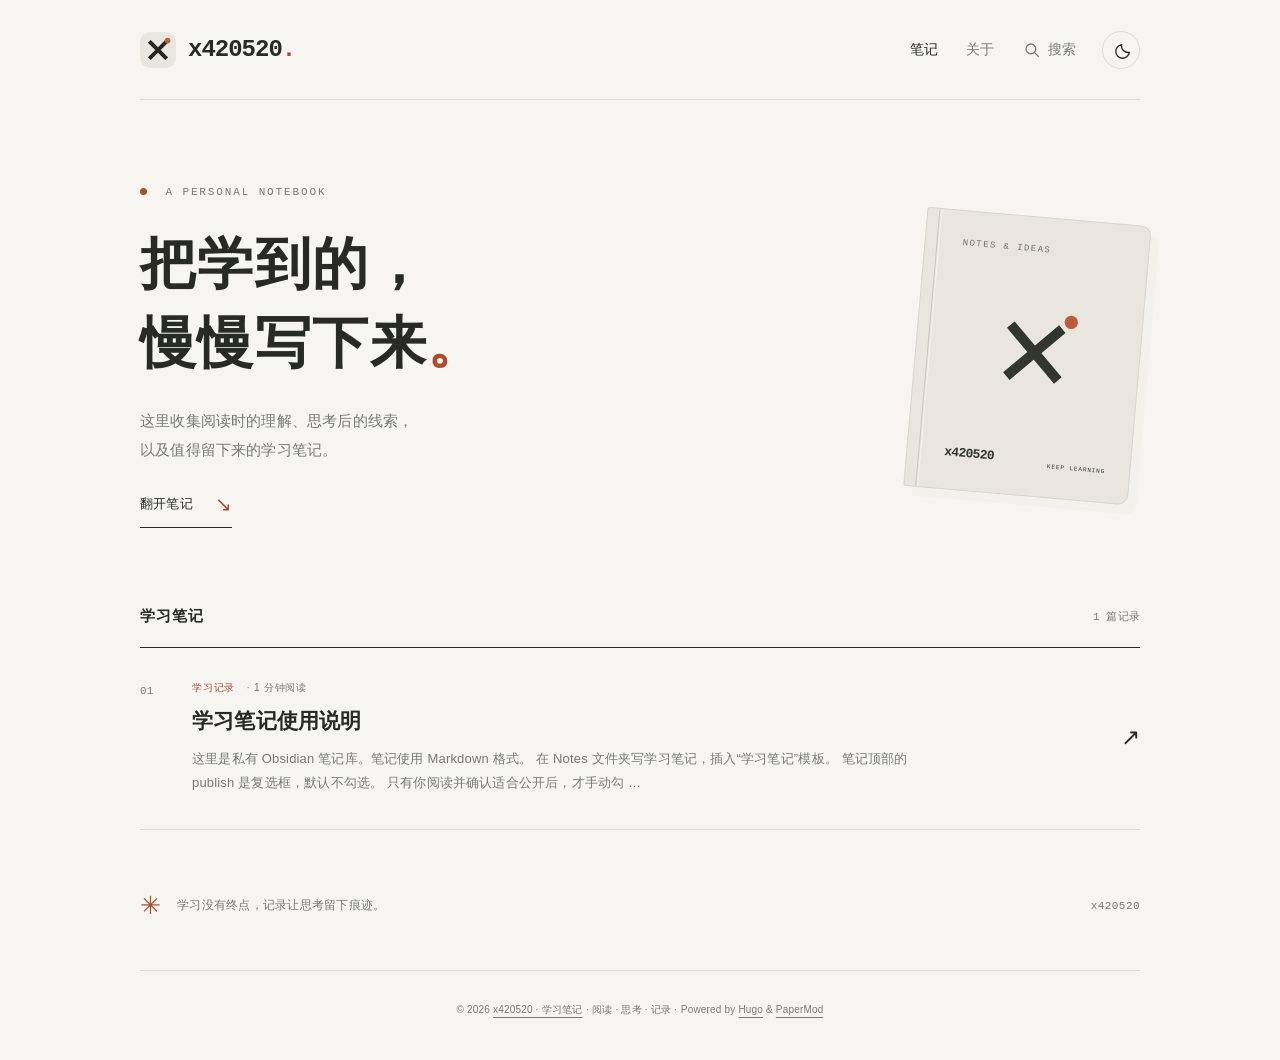
<file: index.html>
<!doctype html>
<html lang="zh-CN">
<head>
  <meta charset="utf-8">
  <meta name="viewport" content="width=device-width, initial-scale=1">
  <meta http-equiv="refresh" content="0; url=generated/">
  <meta name="description" content="x420520 的学习笔记：阅读、思考与记录。">
  <link rel="icon" type="image/svg+xml" href="generated/assets/brand-mark.svg">
  <link rel="canonical" href="https://x420520.github.io/generated/">
  <title>x420520 · 学习笔记</title>
</head>
<body><p><a href="generated/">阅读 x420520 的学习笔记</a></p></body>
</html>
</file>
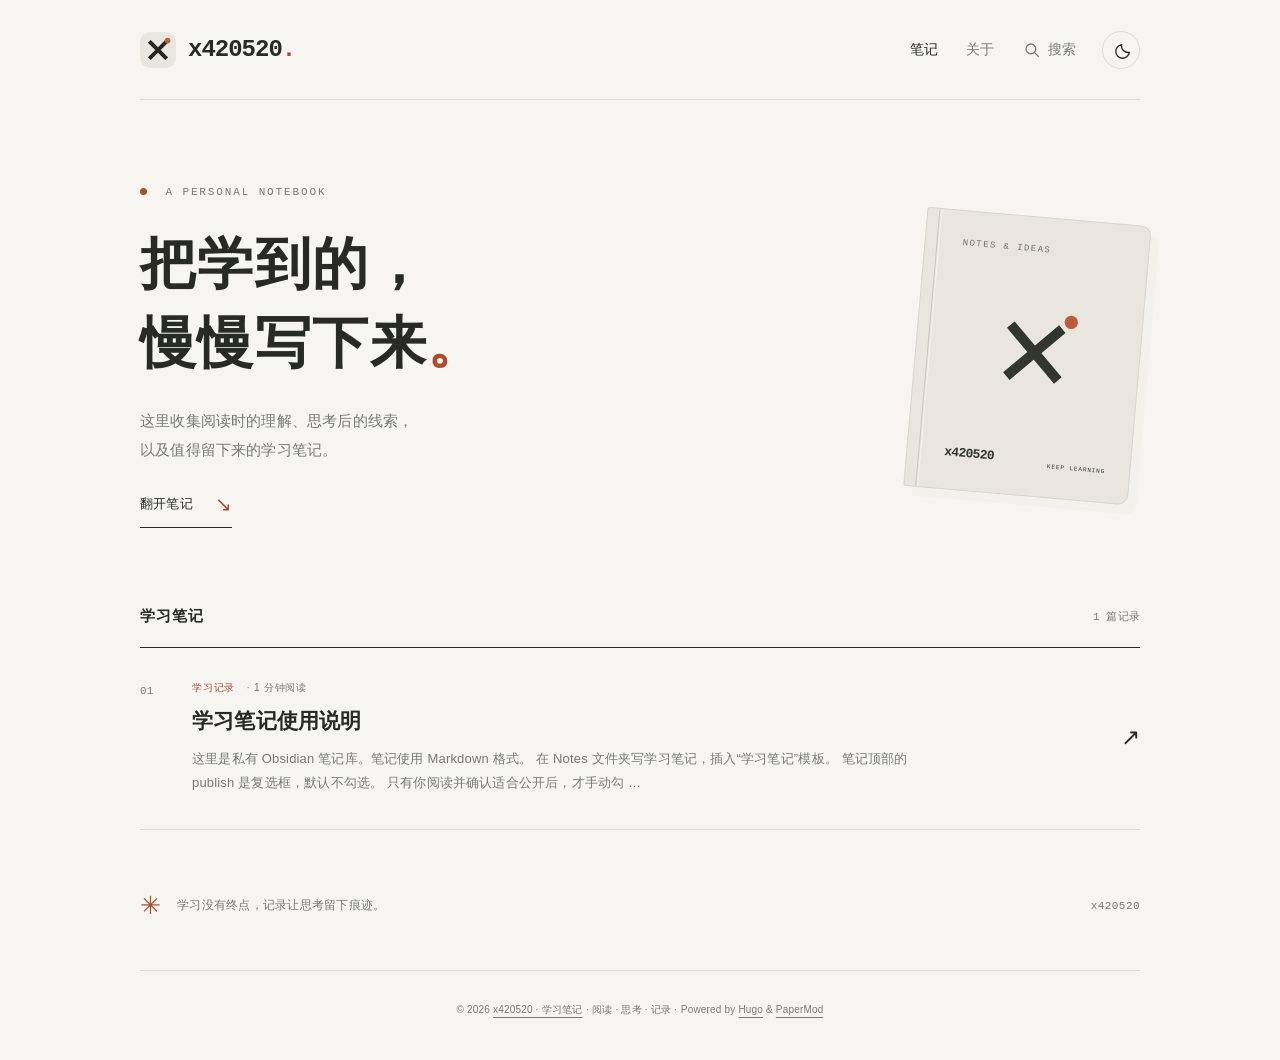
<file: generated/index.html>
<!doctype html><html lang=zh dir=auto data-theme=light><head><meta charset=utf-8><meta http-equiv=X-UA-Compatible content="IE=edge"><meta name=viewport content="width=device-width,initial-scale=1,shrink-to-fit=no"><meta name=robots content="index, follow"><title>x420520 · 学习笔记</title><meta name=description content="阅读、思考与记录。x420520 的个人学习笔记。"><meta name=author content="x420520"><link rel=canonical href=https://x420520.github.io/generated/><link crossorigin=anonymous href=/generated/assets/css/stylesheet.ba054440dc78daad150a17b57673abd5afcc0c4f17ab2f3b94a246f04093688f.css integrity="sha256-ugVEQNx42q0VChe1dnOr1a/MDE8Xqy87lKJG8ECTaI8=" rel="preload stylesheet" as=style><link rel=icon href=https://x420520.github.io/generated/assets/brand-mark.svg><link rel=icon type=image/png sizes=16x16 href=https://x420520.github.io/generated/assets/favicon-16.png><link rel=icon type=image/png sizes=32x32 href=https://x420520.github.io/generated/assets/favicon-32.png><link rel=apple-touch-icon href=https://x420520.github.io/generated/assets/apple-touch-icon.png><link rel=mask-icon href=https://x420520.github.io/generated/assets/brand-mark.svg><meta name=theme-color content="#f6f5f1"><meta name=msapplication-TileColor content="#2e2e33"><link rel=alternate type=application/json href=https://x420520.github.io/generated/index.json title=json><link rel=alternate hreflang=zh href=https://x420520.github.io/generated/><noscript><style>#theme-toggle,.top-link{display:none}</style></noscript><script>localStorage.getItem("pref-theme")==="dark"&&(document.querySelector("html").dataset.theme="dark")</script><meta name=referrer content="no-referrer"><meta http-equiv=Content-Security-Policy content="default-src 'self'; script-src 'self' 'unsafe-inline'; style-src 'self' 'unsafe-inline'; img-src 'self' data:; connect-src 'self'; font-src 'self'; object-src 'none'; base-uri 'self'; form-action 'none'"><meta property="og:url" content="https://x420520.github.io/generated/"><meta property="og:site_name" content="x420520 · 学习笔记"><meta property="og:title" content="x420520 · 学习笔记"><meta property="og:description" content="阅读、思考与记录。x420520 的个人学习笔记。"><meta property="og:locale" content="zh_CN"><meta property="og:type" content="website"><meta name=twitter:card content="summary"><meta name=twitter:title content="x420520 · 学习笔记"><meta name=twitter:description content="阅读、思考与记录。x420520 的个人学习笔记。"><script type=application/ld+json>{"@context":"https://schema.org","@type":"Organization","name":"x420520 · 学习笔记","url":"https://x420520.github.io/generated/","description":"阅读、思考与记录。x420520 的个人学习笔记。","logo":"https://x420520.github.io/generated/assets/brand-mark.svg","sameAs":[]}</script><meta name=generator content="Hugo 0.169.0"></head><body class=list id=top><a class=skip-link href=#main-content>跳到正文</a><header class=header><nav class=header-nav aria-label=主导航><a class=brand href=/generated/ aria-label="x420520 首页"><img src=/generated/assets/brand-mark.svg width=36 height=36 alt>
<span>x420520<span class=brand-dot>.</span></span></a><div class=nav-right><ul id=menu class=menu><li><a href=/generated/ aria-current=page>笔记</a></li><li><a href=/generated/about/>关于</a></li><li><a href=/generated/search/ aria-label=搜索笔记 title=搜索笔记><svg width="18" height="18" viewBox="0 0 24 24" fill="none" stroke="currentColor" stroke-width="1.7" aria-hidden="true"><circle cx="10.5" cy="10.5" r="6.5"/><path d="m16 16 5 5"/></svg><span class=search-label>搜索</span></a></li></ul><button id=theme-toggle class=theme-toggle title=切换深浅色 aria-label=切换深浅色><svg class="moon" width="19" height="19" viewBox="0 0 24 24" fill="none" stroke="currentColor" stroke-width="1.7" aria-hidden="true"><path d="M20.6 13.2A8.6 8.6.0 0110.8 3.4a8.6 8.6.0 109.8 9.8z"/></svg><svg class="sun" width="19" height="19" viewBox="0 0 24 24" fill="none" stroke="currentColor" stroke-width="1.7" aria-hidden="true"><circle cx="12" cy="12" r="4"/><path d="M12 1v3m0 16v3M1 12h3m16 0h3M4 4l2 2m12 12 2 2M4 20l2-2M18 6l2-2"/></svg></button></div></nav></header><main class=main id=main-content><div tabindex=-1><section class=home-intro aria-labelledby=intro-title><div class=intro-copy><p class=eyebrow><span class=status-dot></span> A PERSONAL NOTEBOOK</p><h1 id=intro-title>把学到的，<br>慢慢写下来<span class=accent>。</span></h1><p class=intro-description>这里收集阅读时的理解、思考后的线索，<br class=desktop-break>以及值得留下来的学习笔记。</p><a class=text-link href=#notes>翻开笔记 <span aria-hidden=true>↘</span></a></div><div class=notebook-art aria-hidden=true><div class=notebook-spine></div><div class=notebook-top>NOTES & IDEAS</div><svg viewBox="0 0 120 120" class="notebook-x"><path d="M29 29 91 91m0-62L29 91" fill="none" stroke="currentColor" stroke-width="12"/><circle cx="101" cy="20" r="8" fill="#bd5b3a"/></svg><div class=notebook-bottom><strong>x420520</strong><span>KEEP LEARNING</span></div></div></section><section id=notes class=notes-section aria-labelledby=notes-title><div class=section-label><h2 id=notes-title>学习笔记</h2><span>1 篇记录</span></div><article class=note-row><span class=note-number>01</span><div class=note-details><p class=note-category>学习记录 <span>· 1 分钟阅读</span></p><h3><a href=/generated/7610a5391a349a8e840e.html>学习笔记使用说明</a></h3><p class=note-summary>这里是私有 Obsidian 笔记库。笔记使用 Markdown 格式。 在 Notes 文件夹写学习笔记，插入“学习笔记”模板。 笔记顶部的 publish 是复选框，默认不勾选。 只有你阅读并确认适合公开后，才手动勾 …</p></div><span class=row-arrow aria-hidden=true>↗</span></article></section><aside class=closing-note><span class=small-cross aria-hidden=true>✳</span><p>学习没有终点，记录让思考留下痕迹。</p><span class=closing-signature>x420520</span></aside></div></main><footer class=footer><span>&copy; 2026 <a href=https://x420520.github.io/generated/>x420520 · 学习笔记</a></span> ·
阅读 · 思考 · 记录 ·
<span>Powered by
<a href="https://gohugo.io/?utm_source=papermod" rel=noopener target=_blank>Hugo</a> &
<a href=https://github.com/adityatelange/hugo-PaperMod/ rel=noopener target=_blank>PaperMod</a></span></footer><a href=#top id=top-link class="top-link hidden" aria-label="go to top" title="Go to Top (Alt + G)" accesskey=g><svg viewBox="0 0 24 24" fill="none" stroke="currentColor" stroke-width="2" stroke-linecap="round" stroke-linejoin="round" class="feather feather-chevrons-up"><polyline points="17 11 12 6 7 11"/><polyline points="17 18 12 13 7 18"/></svg>
</a><script>let menu=document.getElementById("menu");if(menu){const e=localStorage.getItem("menu-scroll-position");e&&(menu.scrollLeft=parseInt(e,10));let t;menu.addEventListener("scroll",function(){clearTimeout(t),t=setTimeout(function(){localStorage.setItem("menu-scroll-position",menu.scrollLeft)},150)},{passive:!0})}document.querySelectorAll('a[href^="#"]').forEach(e=>{e.addEventListener("click",function(e){e.preventDefault();var n=this.getAttribute("href").substr(1);const t=document.querySelector(`[id='${decodeURIComponent(n)}']`);window.matchMedia("(prefers-reduced-motion: reduce)").matches?t.scrollIntoView():t.scrollIntoView({behavior:"smooth"}),t.tabIndex<0&&!t.hasAttribute("tabindex")&&t.setAttribute("tabindex","-1"),t.focus({preventScroll:!0}),n==="top"?history.replaceState(null,null," "):history.pushState(null,null,`#${n}`)})})</script><script>var toplink=document.getElementById("top-link"),scrollTicking=!1;window.addEventListener("scroll",function(){if(scrollTicking)return;scrollTicking=!0,requestAnimationFrame(function(){const e=window.innerHeight,t=document.body.scrollTop>e||document.documentElement.scrollTop>e;toplink.classList.toggle("hidden",!t),scrollTicking=!1})},{passive:!0})</script><script>document.getElementById("theme-toggle").addEventListener("click",()=>{const e=document.querySelector("html");e.dataset.theme==="dark"?(e.dataset.theme="light",localStorage.setItem("pref-theme","light")):(e.dataset.theme="dark",localStorage.setItem("pref-theme","dark"))})</script></body></html>
</file>
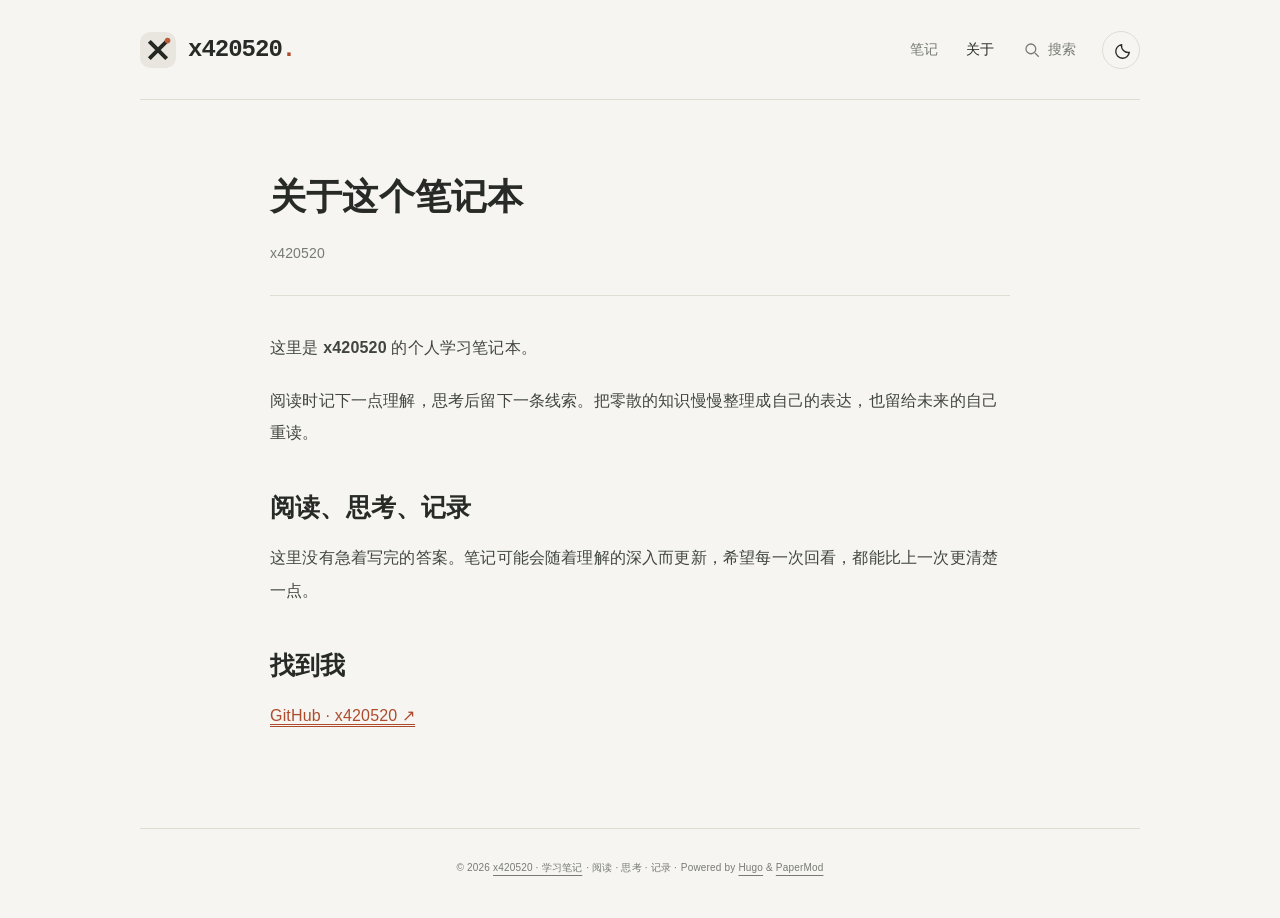
<file: generated/about/index.html>
<!doctype html><html lang=zh dir=auto data-theme=light><head><meta charset=utf-8><meta http-equiv=X-UA-Compatible content="IE=edge"><meta name=viewport content="width=device-width,initial-scale=1,shrink-to-fit=no"><meta name=robots content="index, follow"><title>关于这个笔记本 | x420520 · 学习笔记</title><meta name=keywords content><meta name=description content="这里是 x420520 的个人学习笔记本。
阅读时记下一点理解，思考后留下一条线索。把零散的知识慢慢整理成自己的表达，也留给未来的自己重读。
阅读、思考、记录
这里没有急着写完的答案。笔记可能会随着理解的深入而更新，希望每一次回看，都能比上一次更清楚一点。
找到我
GitHub · x420520 ↗"><meta name=author content="x420520"><link rel=canonical href=https://x420520.github.io/generated/about/><link crossorigin=anonymous href=/generated/assets/css/stylesheet.ba054440dc78daad150a17b57673abd5afcc0c4f17ab2f3b94a246f04093688f.css integrity="sha256-ugVEQNx42q0VChe1dnOr1a/MDE8Xqy87lKJG8ECTaI8=" rel="preload stylesheet" as=style><link rel=icon href=https://x420520.github.io/generated/assets/brand-mark.svg><link rel=icon type=image/png sizes=16x16 href=https://x420520.github.io/generated/assets/favicon-16.png><link rel=icon type=image/png sizes=32x32 href=https://x420520.github.io/generated/assets/favicon-32.png><link rel=apple-touch-icon href=https://x420520.github.io/generated/assets/apple-touch-icon.png><link rel=mask-icon href=https://x420520.github.io/generated/assets/brand-mark.svg><meta name=theme-color content="#f6f5f1"><meta name=msapplication-TileColor content="#2e2e33"><link rel=alternate hreflang=zh href=https://x420520.github.io/generated/about/><noscript><style>#theme-toggle,.top-link{display:none}</style></noscript><script>localStorage.getItem("pref-theme")==="dark"&&(document.querySelector("html").dataset.theme="dark")</script><meta name=referrer content="no-referrer"><meta http-equiv=Content-Security-Policy content="default-src 'self'; script-src 'self' 'unsafe-inline'; style-src 'self' 'unsafe-inline'; img-src 'self' data:; connect-src 'self'; font-src 'self'; object-src 'none'; base-uri 'self'; form-action 'none'"><meta property="og:url" content="https://x420520.github.io/generated/about/"><meta property="og:site_name" content="x420520 · 学习笔记"><meta property="og:title" content="关于这个笔记本"><meta property="og:description" content="这里是 x420520 的个人学习笔记本。
阅读时记下一点理解，思考后留下一条线索。把零散的知识慢慢整理成自己的表达，也留给未来的自己重读。
阅读、思考、记录 这里没有急着写完的答案。笔记可能会随着理解的深入而更新，希望每一次回看，都能比上一次更清楚一点。
找到我 GitHub · x420520 ↗"><meta property="og:locale" content="zh_CN"><meta property="og:type" content="article"><meta name=twitter:card content="summary"><meta name=twitter:title content="关于这个笔记本"><meta name=twitter:description content="这里是 x420520 的个人学习笔记本。
阅读时记下一点理解，思考后留下一条线索。把零散的知识慢慢整理成自己的表达，也留给未来的自己重读。
阅读、思考、记录 这里没有急着写完的答案。笔记可能会随着理解的深入而更新，希望每一次回看，都能比上一次更清楚一点。
找到我 GitHub · x420520 ↗"><script type=application/ld+json>{"@context":"https://schema.org","@type":"BreadcrumbList","itemListElement":[{"@type":"ListItem","position":1,"name":"关于这个笔记本","item":"https://x420520.github.io/generated/about/"}]}</script><script type=application/ld+json>{"@context":"https://schema.org","@type":"BlogPosting","headline":"关于这个笔记本","name":"关于这个笔记本","description":"这里是 x420520 的个人学习笔记本。\n阅读时记下一点理解，思考后留下一条线索。把零散的知识慢慢整理成自己的表达，也留给未来的自己重读。\n阅读、思考、记录 这里没有急着写完的答案。笔记可能会随着理解的深入而更新，希望每一次回看，都能比上一次更清楚一点。\n找到我 GitHub · x420520 ↗\n","keywords":[],"articleBody":"这里是 x420520 的个人学习笔记本。\n阅读时记下一点理解，思考后留下一条线索。把零散的知识慢慢整理成自己的表达，也留给未来的自己重读。\n阅读、思考、记录 这里没有急着写完的答案。笔记可能会随着理解的深入而更新，希望每一次回看，都能比上一次更清楚一点。\n找到我 GitHub · x420520 ↗\n","wordCount":"11","inLanguage":"zh","datePublished":"0001-01-01T00:00:00Z","dateModified":"0001-01-01T00:00:00Z","author":{"@type":"Person","name":"x420520"},"mainEntityOfPage":{"@type":"WebPage","@id":"https://x420520.github.io/generated/about/"},"publisher":{"@type":"Organization","name":"x420520 · 学习笔记","logo":{"@type":"ImageObject","url":"https://x420520.github.io/generated/assets/brand-mark.svg"}}}</script></head><body id=top><a class=skip-link href=#main-content>跳到正文</a><header class=header><nav class=header-nav aria-label=主导航><a class=brand href=/generated/ aria-label="x420520 首页"><img src=/generated/assets/brand-mark.svg width=36 height=36 alt>
<span>x420520<span class=brand-dot>.</span></span></a><div class=nav-right><ul id=menu class=menu><li><a href=/generated/>笔记</a></li><li><a href=/generated/about/ aria-current=page>关于</a></li><li><a href=/generated/search/ aria-label=搜索笔记 title=搜索笔记><svg width="18" height="18" viewBox="0 0 24 24" fill="none" stroke="currentColor" stroke-width="1.7" aria-hidden="true"><circle cx="10.5" cy="10.5" r="6.5"/><path d="m16 16 5 5"/></svg><span class=search-label>搜索</span></a></li></ul><button id=theme-toggle class=theme-toggle title=切换深浅色 aria-label=切换深浅色><svg class="moon" width="19" height="19" viewBox="0 0 24 24" fill="none" stroke="currentColor" stroke-width="1.7" aria-hidden="true"><path d="M20.6 13.2A8.6 8.6.0 0110.8 3.4a8.6 8.6.0 109.8 9.8z"/></svg><svg class="sun" width="19" height="19" viewBox="0 0 24 24" fill="none" stroke="currentColor" stroke-width="1.7" aria-hidden="true"><circle cx="12" cy="12" r="4"/><path d="M12 1v3m0 16v3M1 12h3m16 0h3M4 4l2 2m12 12 2 2M4 20l2-2M18 6l2-2"/></svg></button></div></nav></header><main class=main id=main-content><article class=post-single><header class=post-header><h1 class="post-title entry-hint-parent">关于这个笔记本</h1><div class=post-meta><span>x420520</span></div></header><div class="post-content md-content"><p>这里是 <strong>x420520</strong> 的个人学习笔记本。</p><p>阅读时记下一点理解，思考后留下一条线索。把零散的知识慢慢整理成自己的表达，也留给未来的自己重读。</p><h2 id=阅读思考记录>阅读、思考、记录<a hidden class=anchor aria-hidden=true href=#阅读思考记录>#</a></h2><p>这里没有急着写完的答案。笔记可能会随着理解的深入而更新，希望每一次回看，都能比上一次更清楚一点。</p><h2 id=找到我>找到我<a hidden class=anchor aria-hidden=true href=#找到我>#</a></h2><p><a href=https://github.com/x420520>GitHub · x420520 ↗</a></p></div><footer class=post-footer><ul class=post-tags></ul></footer></article></main><footer class=footer><span>&copy; 2026 <a href=https://x420520.github.io/generated/>x420520 · 学习笔记</a></span> ·
阅读 · 思考 · 记录 ·
<span>Powered by
<a href="https://gohugo.io/?utm_source=papermod" rel=noopener target=_blank>Hugo</a> &
<a href=https://github.com/adityatelange/hugo-PaperMod/ rel=noopener target=_blank>PaperMod</a></span></footer><a href=#top id=top-link class="top-link hidden" aria-label="go to top" title="Go to Top (Alt + G)" accesskey=g><svg viewBox="0 0 24 24" fill="none" stroke="currentColor" stroke-width="2" stroke-linecap="round" stroke-linejoin="round" class="feather feather-chevrons-up"><polyline points="17 11 12 6 7 11"/><polyline points="17 18 12 13 7 18"/></svg>
</a><script>let menu=document.getElementById("menu");if(menu){const e=localStorage.getItem("menu-scroll-position");e&&(menu.scrollLeft=parseInt(e,10));let t;menu.addEventListener("scroll",function(){clearTimeout(t),t=setTimeout(function(){localStorage.setItem("menu-scroll-position",menu.scrollLeft)},150)},{passive:!0})}document.querySelectorAll('a[href^="#"]').forEach(e=>{e.addEventListener("click",function(e){e.preventDefault();var n=this.getAttribute("href").substr(1);const t=document.querySelector(`[id='${decodeURIComponent(n)}']`);window.matchMedia("(prefers-reduced-motion: reduce)").matches?t.scrollIntoView():t.scrollIntoView({behavior:"smooth"}),t.tabIndex<0&&!t.hasAttribute("tabindex")&&t.setAttribute("tabindex","-1"),t.focus({preventScroll:!0}),n==="top"?history.replaceState(null,null," "):history.pushState(null,null,`#${n}`)})})</script><script>var toplink=document.getElementById("top-link"),scrollTicking=!1;window.addEventListener("scroll",function(){if(scrollTicking)return;scrollTicking=!0,requestAnimationFrame(function(){const e=window.innerHeight,t=document.body.scrollTop>e||document.documentElement.scrollTop>e;toplink.classList.toggle("hidden",!t),scrollTicking=!1})},{passive:!0})</script><script>document.getElementById("theme-toggle").addEventListener("click",()=>{const e=document.querySelector("html");e.dataset.theme==="dark"?(e.dataset.theme="light",localStorage.setItem("pref-theme","light")):(e.dataset.theme="dark",localStorage.setItem("pref-theme","dark"))})</script><script>document.querySelectorAll("pre > code").forEach(e=>{const n=e.parentNode.parentNode,t=document.createElement("button");t.classList.add("copy-code"),t.innerHTML="复制";function s(){t.innerHTML="已复制！",setTimeout(()=>{t.innerHTML="复制"},2e3)}t.addEventListener("click",t=>{if("clipboard"in navigator){navigator.clipboard.writeText(e.textContent),s();return}const n=document.createRange();n.selectNodeContents(e);const o=window.getSelection();o.removeAllRanges(),o.addRange(n);try{document.execCommand("copy"),s()}catch{}o.removeRange(n)}),n.classList.contains("highlight")?n.appendChild(t):n.parentNode.firstChild==n||(e.parentNode.parentNode.parentNode.parentNode.parentNode.nodeName=="TABLE"?e.parentNode.parentNode.parentNode.parentNode.parentNode.appendChild(t):e.parentNode.appendChild(t))})</script></body></html>
</file>
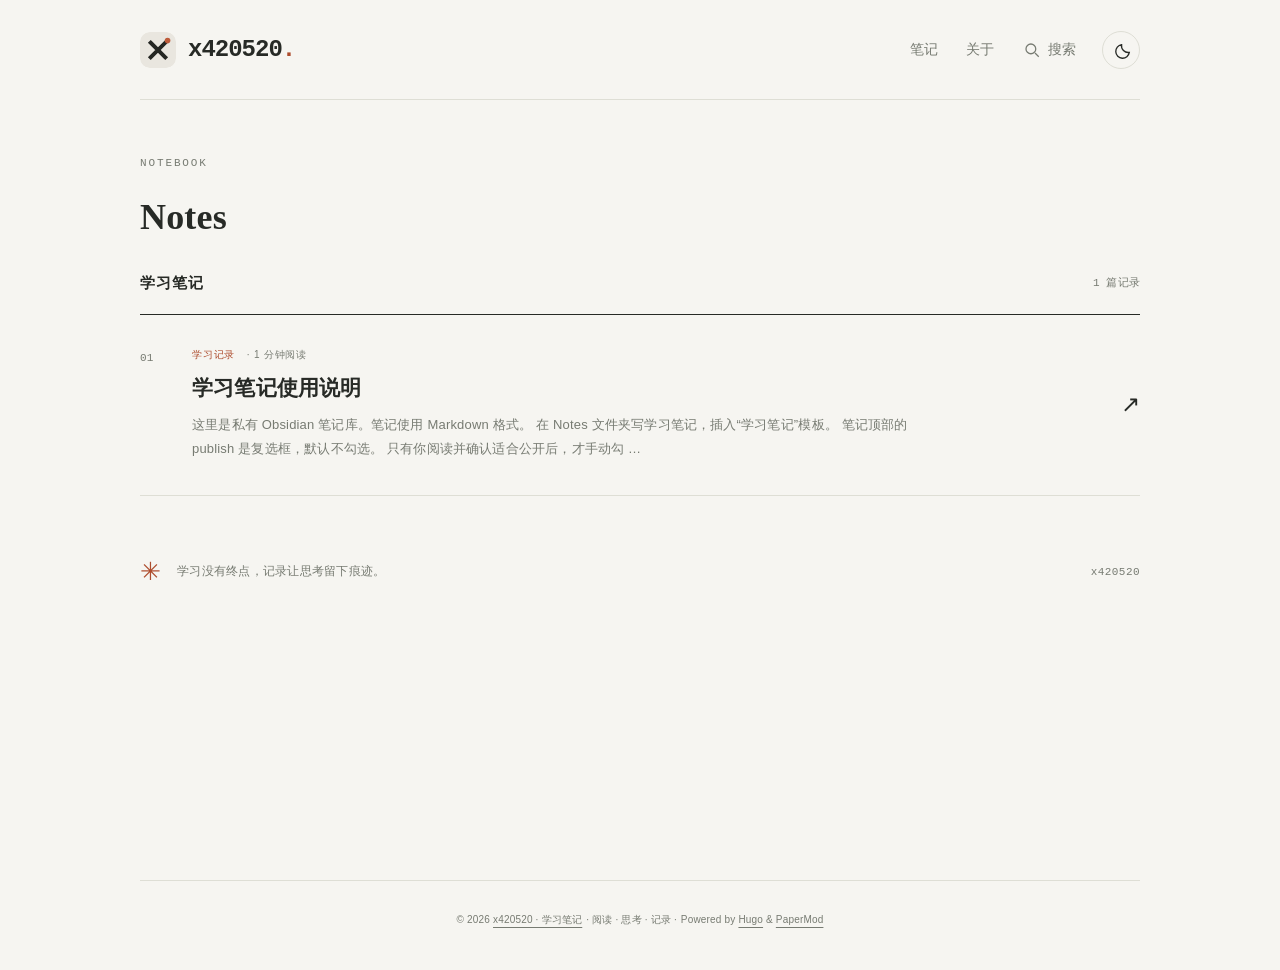
<file: generated/notes/index.html>
<!doctype html><html lang=zh dir=auto data-theme=light><head><meta charset=utf-8><meta http-equiv=X-UA-Compatible content="IE=edge"><meta name=viewport content="width=device-width,initial-scale=1,shrink-to-fit=no"><meta name=robots content="index, follow"><title>Notes | x420520 · 学习笔记</title><meta name=keywords content><meta name=description content="Notes - x420520 · 学习笔记"><meta name=author content="x420520"><link rel=canonical href=https://x420520.github.io/generated/notes/><link crossorigin=anonymous href=/generated/assets/css/stylesheet.ba054440dc78daad150a17b57673abd5afcc0c4f17ab2f3b94a246f04093688f.css integrity="sha256-ugVEQNx42q0VChe1dnOr1a/MDE8Xqy87lKJG8ECTaI8=" rel="preload stylesheet" as=style><link rel=icon href=https://x420520.github.io/generated/assets/brand-mark.svg><link rel=icon type=image/png sizes=16x16 href=https://x420520.github.io/generated/assets/favicon-16.png><link rel=icon type=image/png sizes=32x32 href=https://x420520.github.io/generated/assets/favicon-32.png><link rel=apple-touch-icon href=https://x420520.github.io/generated/assets/apple-touch-icon.png><link rel=mask-icon href=https://x420520.github.io/generated/assets/brand-mark.svg><meta name=theme-color content="#f6f5f1"><meta name=msapplication-TileColor content="#2e2e33"><link rel=alternate hreflang=zh href=https://x420520.github.io/generated/notes/><noscript><style>#theme-toggle,.top-link{display:none}</style></noscript><script>localStorage.getItem("pref-theme")==="dark"&&(document.querySelector("html").dataset.theme="dark")</script><meta name=referrer content="no-referrer"><meta http-equiv=Content-Security-Policy content="default-src 'self'; script-src 'self' 'unsafe-inline'; style-src 'self' 'unsafe-inline'; img-src 'self' data:; connect-src 'self'; font-src 'self'; object-src 'none'; base-uri 'self'; form-action 'none'"><meta property="og:url" content="https://x420520.github.io/generated/notes/"><meta property="og:site_name" content="x420520 · 学习笔记"><meta property="og:title" content="Notes"><meta property="og:description" content="阅读、思考与记录。x420520 的个人学习笔记。"><meta property="og:locale" content="zh_CN"><meta property="og:type" content="website"><meta name=twitter:card content="summary"><meta name=twitter:title content="Notes"><meta name=twitter:description content="阅读、思考与记录。x420520 的个人学习笔记。"><script type=application/ld+json>{"@context":"https://schema.org","@type":"BreadcrumbList","itemListElement":[{"@type":"ListItem","position":1,"name":"Notes","item":"https://x420520.github.io/generated/notes/"}]}</script></head><body class=list id=top><a class=skip-link href=#main-content>跳到正文</a><header class=header><nav class=header-nav aria-label=主导航><a class=brand href=/generated/ aria-label="x420520 首页"><img src=/generated/assets/brand-mark.svg width=36 height=36 alt>
<span>x420520<span class=brand-dot>.</span></span></a><div class=nav-right><ul id=menu class=menu><li><a href=/generated/>笔记</a></li><li><a href=/generated/about/>关于</a></li><li><a href=/generated/search/ aria-label=搜索笔记 title=搜索笔记><svg width="18" height="18" viewBox="0 0 24 24" fill="none" stroke="currentColor" stroke-width="1.7" aria-hidden="true"><circle cx="10.5" cy="10.5" r="6.5"/><path d="m16 16 5 5"/></svg><span class=search-label>搜索</span></a></li></ul><button id=theme-toggle class=theme-toggle title=切换深浅色 aria-label=切换深浅色><svg class="moon" width="19" height="19" viewBox="0 0 24 24" fill="none" stroke="currentColor" stroke-width="1.7" aria-hidden="true"><path d="M20.6 13.2A8.6 8.6.0 0110.8 3.4a8.6 8.6.0 109.8 9.8z"/></svg><svg class="sun" width="19" height="19" viewBox="0 0 24 24" fill="none" stroke="currentColor" stroke-width="1.7" aria-hidden="true"><circle cx="12" cy="12" r="4"/><path d="M12 1v3m0 16v3M1 12h3m16 0h3M4 4l2 2m12 12 2 2M4 20l2-2M18 6l2-2"/></svg></button></div></nav></header><main class=main id=main-content><div tabindex=-1><header class=page-header><p class=eyebrow>NOTEBOOK</p><h1>Notes</h1></header><section id=notes class=notes-section aria-labelledby=notes-title><div class=section-label><h2 id=notes-title>学习笔记</h2><span>1 篇记录</span></div><article class=note-row><span class=note-number>01</span><div class=note-details><p class=note-category>学习记录 <span>· 1 分钟阅读</span></p><h3><a href=/generated/7610a5391a349a8e840e.html>学习笔记使用说明</a></h3><p class=note-summary>这里是私有 Obsidian 笔记库。笔记使用 Markdown 格式。 在 Notes 文件夹写学习笔记，插入“学习笔记”模板。 笔记顶部的 publish 是复选框，默认不勾选。 只有你阅读并确认适合公开后，才手动勾 …</p></div><span class=row-arrow aria-hidden=true>↗</span></article></section><aside class=closing-note><span class=small-cross aria-hidden=true>✳</span><p>学习没有终点，记录让思考留下痕迹。</p><span class=closing-signature>x420520</span></aside></div></main><footer class=footer><span>&copy; 2026 <a href=https://x420520.github.io/generated/>x420520 · 学习笔记</a></span> ·
阅读 · 思考 · 记录 ·
<span>Powered by
<a href="https://gohugo.io/?utm_source=papermod" rel=noopener target=_blank>Hugo</a> &
<a href=https://github.com/adityatelange/hugo-PaperMod/ rel=noopener target=_blank>PaperMod</a></span></footer><a href=#top id=top-link class="top-link hidden" aria-label="go to top" title="Go to Top (Alt + G)" accesskey=g><svg viewBox="0 0 24 24" fill="none" stroke="currentColor" stroke-width="2" stroke-linecap="round" stroke-linejoin="round" class="feather feather-chevrons-up"><polyline points="17 11 12 6 7 11"/><polyline points="17 18 12 13 7 18"/></svg>
</a><script>let menu=document.getElementById("menu");if(menu){const e=localStorage.getItem("menu-scroll-position");e&&(menu.scrollLeft=parseInt(e,10));let t;menu.addEventListener("scroll",function(){clearTimeout(t),t=setTimeout(function(){localStorage.setItem("menu-scroll-position",menu.scrollLeft)},150)},{passive:!0})}document.querySelectorAll('a[href^="#"]').forEach(e=>{e.addEventListener("click",function(e){e.preventDefault();var n=this.getAttribute("href").substr(1);const t=document.querySelector(`[id='${decodeURIComponent(n)}']`);window.matchMedia("(prefers-reduced-motion: reduce)").matches?t.scrollIntoView():t.scrollIntoView({behavior:"smooth"}),t.tabIndex<0&&!t.hasAttribute("tabindex")&&t.setAttribute("tabindex","-1"),t.focus({preventScroll:!0}),n==="top"?history.replaceState(null,null," "):history.pushState(null,null,`#${n}`)})})</script><script>var toplink=document.getElementById("top-link"),scrollTicking=!1;window.addEventListener("scroll",function(){if(scrollTicking)return;scrollTicking=!0,requestAnimationFrame(function(){const e=window.innerHeight,t=document.body.scrollTop>e||document.documentElement.scrollTop>e;toplink.classList.toggle("hidden",!t),scrollTicking=!1})},{passive:!0})</script><script>document.getElementById("theme-toggle").addEventListener("click",()=>{const e=document.querySelector("html");e.dataset.theme==="dark"?(e.dataset.theme="light",localStorage.setItem("pref-theme","light")):(e.dataset.theme="dark",localStorage.setItem("pref-theme","dark"))})</script></body></html>
</file>
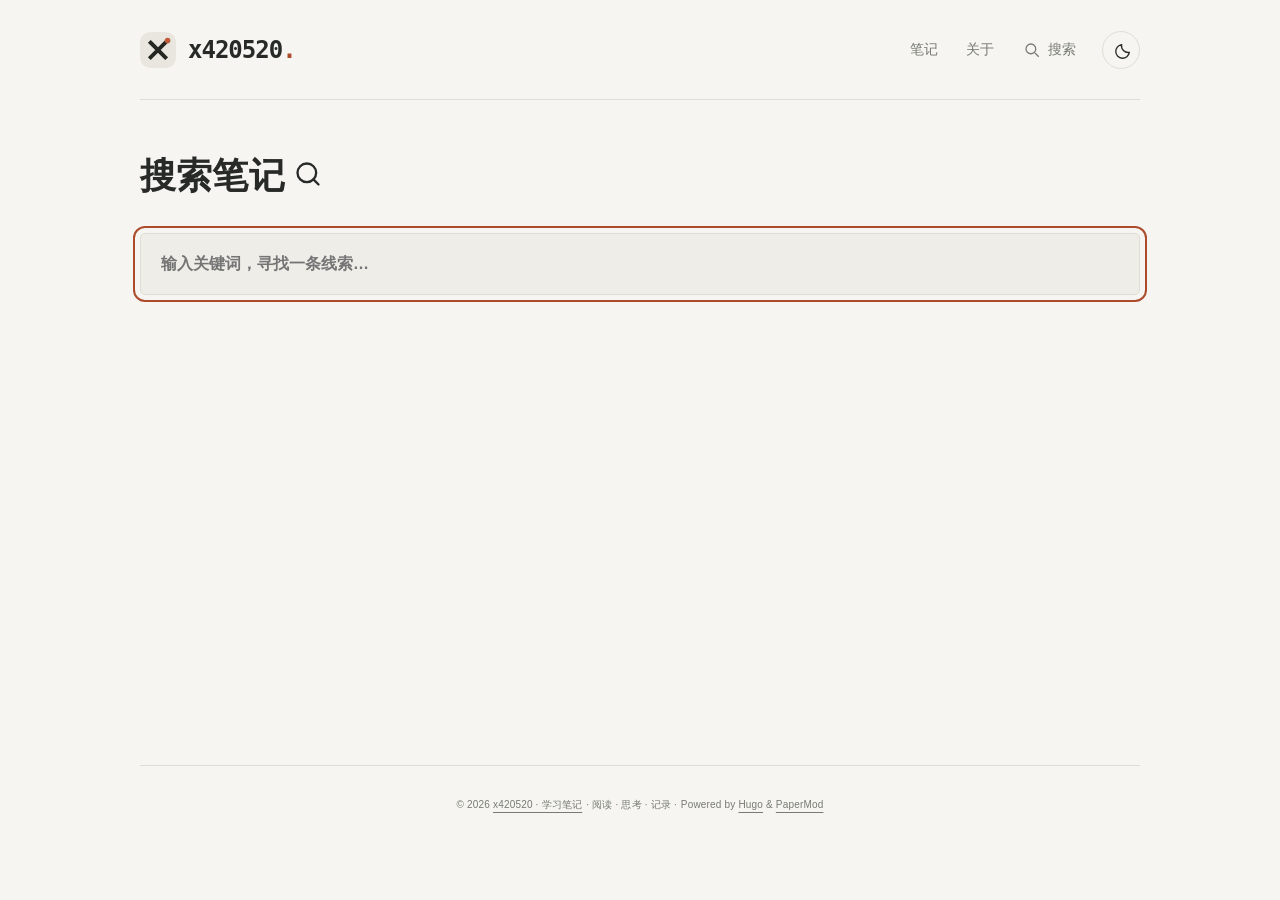
<file: generated/search/index.html>
<!doctype html><html lang=zh dir=auto data-theme=light><head><meta charset=utf-8><meta http-equiv=X-UA-Compatible content="IE=edge"><meta name=viewport content="width=device-width,initial-scale=1,shrink-to-fit=no"><meta name=robots content="index, follow"><title>搜索笔记 | x420520 · 学习笔记</title><meta name=keywords content><meta name=description content="在已公开的学习笔记中，寻找一个词或一条线索。"><meta name=author content="x420520"><link rel=canonical href=https://x420520.github.io/generated/search/><link crossorigin=anonymous href=/generated/assets/css/stylesheet.ba054440dc78daad150a17b57673abd5afcc0c4f17ab2f3b94a246f04093688f.css integrity="sha256-ugVEQNx42q0VChe1dnOr1a/MDE8Xqy87lKJG8ECTaI8=" rel="preload stylesheet" as=style><link crossorigin=anonymous rel=preload as=fetch href=../index.json><script defer crossorigin=anonymous src=/generated/assets/js/search.07745d9a6649d7508eb049738efe369fbd4568669454be79d79c67a769cdbc22.js integrity="sha256-B3RdmmZJ11COsElzjv42n71FaGaUVL5515xnp2nNvCI="></script><link rel=icon href=https://x420520.github.io/generated/assets/brand-mark.svg><link rel=icon type=image/png sizes=16x16 href=https://x420520.github.io/generated/assets/favicon-16.png><link rel=icon type=image/png sizes=32x32 href=https://x420520.github.io/generated/assets/favicon-32.png><link rel=apple-touch-icon href=https://x420520.github.io/generated/assets/apple-touch-icon.png><link rel=mask-icon href=https://x420520.github.io/generated/assets/brand-mark.svg><meta name=theme-color content="#f6f5f1"><meta name=msapplication-TileColor content="#2e2e33"><link rel=alternate hreflang=zh href=https://x420520.github.io/generated/search/><noscript><style>#theme-toggle,.top-link{display:none}</style></noscript><script>localStorage.getItem("pref-theme")==="dark"&&(document.querySelector("html").dataset.theme="dark")</script><meta name=referrer content="no-referrer"><meta http-equiv=Content-Security-Policy content="default-src 'self'; script-src 'self' 'unsafe-inline'; style-src 'self' 'unsafe-inline'; img-src 'self' data:; connect-src 'self'; font-src 'self'; object-src 'none'; base-uri 'self'; form-action 'none'"><meta property="og:url" content="https://x420520.github.io/generated/search/"><meta property="og:site_name" content="x420520 · 学习笔记"><meta property="og:title" content="搜索笔记"><meta property="og:description" content="在已公开的学习笔记中，寻找一个词或一条线索。"><meta property="og:locale" content="zh_CN"><meta property="og:type" content="article"><meta name=twitter:card content="summary"><meta name=twitter:title content="搜索笔记"><meta name=twitter:description content="在已公开的学习笔记中，寻找一个词或一条线索。"><script type=application/ld+json>{"@context":"https://schema.org","@type":"BreadcrumbList","itemListElement":[{"@type":"ListItem","position":1,"name":"搜索笔记","item":"https://x420520.github.io/generated/search/"}]}</script><script type=application/ld+json>{"@context":"https://schema.org","@type":"BlogPosting","headline":"搜索笔记","name":"搜索笔记","description":"在已公开的学习笔记中，寻找一个词或一条线索。","keywords":[],"articleBody":"","wordCount":"0","inLanguage":"zh","datePublished":"0001-01-01T00:00:00Z","dateModified":"0001-01-01T00:00:00Z","author":{"@type":"Person","name":"x420520"},"mainEntityOfPage":{"@type":"WebPage","@id":"https://x420520.github.io/generated/search/"},"publisher":{"@type":"Organization","name":"x420520 · 学习笔记","logo":{"@type":"ImageObject","url":"https://x420520.github.io/generated/assets/brand-mark.svg"}}}</script></head><body class=list id=top><a class=skip-link href=#main-content>跳到正文</a><header class=header><nav class=header-nav aria-label=主导航><a class=brand href=/generated/ aria-label="x420520 首页"><img src=/generated/assets/brand-mark.svg width=36 height=36 alt>
<span>x420520<span class=brand-dot>.</span></span></a><div class=nav-right><ul id=menu class=menu><li><a href=/generated/>笔记</a></li><li><a href=/generated/about/>关于</a></li><li><a href=/generated/search/ aria-label=搜索笔记 title=搜索笔记><svg width="18" height="18" viewBox="0 0 24 24" fill="none" stroke="currentColor" stroke-width="1.7" aria-hidden="true"><circle cx="10.5" cy="10.5" r="6.5"/><path d="m16 16 5 5"/></svg><span class=search-label>搜索</span></a></li></ul><button id=theme-toggle class=theme-toggle title=切换深浅色 aria-label=切换深浅色><svg class="moon" width="19" height="19" viewBox="0 0 24 24" fill="none" stroke="currentColor" stroke-width="1.7" aria-hidden="true"><path d="M20.6 13.2A8.6 8.6.0 0110.8 3.4a8.6 8.6.0 109.8 9.8z"/></svg><svg class="sun" width="19" height="19" viewBox="0 0 24 24" fill="none" stroke="currentColor" stroke-width="1.7" aria-hidden="true"><circle cx="12" cy="12" r="4"/><path d="M12 1v3m0 16v3M1 12h3m16 0h3M4 4l2 2m12 12 2 2M4 20l2-2M18 6l2-2"/></svg></button></div></nav></header><main class=main id=main-content><header class=page-header><h1>搜索笔记 <svg width="28" height="28" viewBox="0 0 24 24" fill="none" stroke="currentColor" stroke-width="2" stroke-linecap="round" stroke-linejoin="round"><circle cx="11" cy="11" r="8"/><line x1="21" y1="21" x2="16.65" y2="16.65"/></svg></h1><div class=post-meta></div></header><div id=searchbox class=searchbox><input id=searchInput disabled placeholder=输入关键词，寻找一条线索… aria-label=搜索公开笔记 type=search autocomplete=off maxlength=64><ul id=searchResults class=searchResults aria-label=搜索结果></ul></div></main><footer class=footer><span>&copy; 2026 <a href=https://x420520.github.io/generated/>x420520 · 学习笔记</a></span> ·
阅读 · 思考 · 记录 ·
<span>Powered by
<a href="https://gohugo.io/?utm_source=papermod" rel=noopener target=_blank>Hugo</a> &
<a href=https://github.com/adityatelange/hugo-PaperMod/ rel=noopener target=_blank>PaperMod</a></span></footer><a href=#top id=top-link class="top-link hidden" aria-label="go to top" title="Go to Top (Alt + G)" accesskey=g><svg viewBox="0 0 24 24" fill="none" stroke="currentColor" stroke-width="2" stroke-linecap="round" stroke-linejoin="round" class="feather feather-chevrons-up"><polyline points="17 11 12 6 7 11"/><polyline points="17 18 12 13 7 18"/></svg>
</a><script>let menu=document.getElementById("menu");if(menu){const e=localStorage.getItem("menu-scroll-position");e&&(menu.scrollLeft=parseInt(e,10));let t;menu.addEventListener("scroll",function(){clearTimeout(t),t=setTimeout(function(){localStorage.setItem("menu-scroll-position",menu.scrollLeft)},150)},{passive:!0})}document.querySelectorAll('a[href^="#"]').forEach(e=>{e.addEventListener("click",function(e){e.preventDefault();var n=this.getAttribute("href").substr(1);const t=document.querySelector(`[id='${decodeURIComponent(n)}']`);window.matchMedia("(prefers-reduced-motion: reduce)").matches?t.scrollIntoView():t.scrollIntoView({behavior:"smooth"}),t.tabIndex<0&&!t.hasAttribute("tabindex")&&t.setAttribute("tabindex","-1"),t.focus({preventScroll:!0}),n==="top"?history.replaceState(null,null," "):history.pushState(null,null,`#${n}`)})})</script><script>var toplink=document.getElementById("top-link"),scrollTicking=!1;window.addEventListener("scroll",function(){if(scrollTicking)return;scrollTicking=!0,requestAnimationFrame(function(){const e=window.innerHeight,t=document.body.scrollTop>e||document.documentElement.scrollTop>e;toplink.classList.toggle("hidden",!t),scrollTicking=!1})},{passive:!0})</script><script>document.getElementById("theme-toggle").addEventListener("click",()=>{const e=document.querySelector("html");e.dataset.theme==="dark"?(e.dataset.theme="light",localStorage.setItem("pref-theme","light")):(e.dataset.theme="dark",localStorage.setItem("pref-theme","dark"))})</script></body></html>
</file>
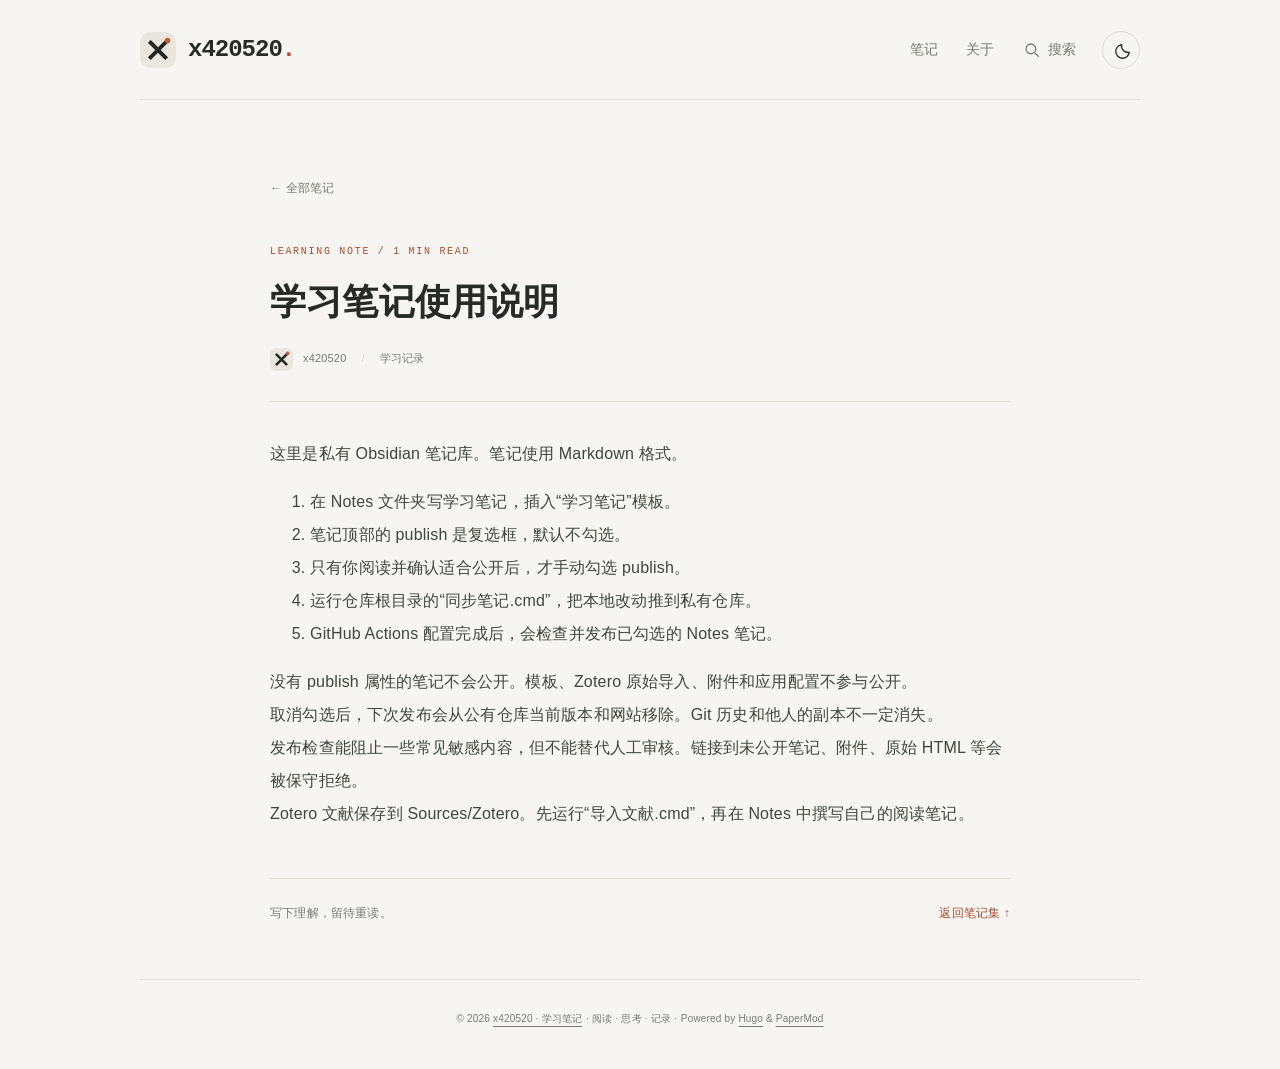
<file: generated/7610a5391a349a8e840e.html>
<!doctype html><html lang=zh dir=auto data-theme=light><head><meta charset=utf-8><meta http-equiv=X-UA-Compatible content="IE=edge"><meta name=viewport content="width=device-width,initial-scale=1,shrink-to-fit=no"><meta name=robots content="index, follow"><title>学习笔记使用说明 | x420520 · 学习笔记</title><meta name=keywords content><meta name=description content="这里是私有 Obsidian 笔记库。笔记使用 Markdown 格式。 在 Notes 文件夹写学习笔记，插入“学习笔记”模板。 笔记顶部的 publish 是复选框，默认不勾选。 只有你阅读并确认适合公开后，才手动勾选 publish。 运行仓库根目录的“同步笔记.cmd”，把本地改动推到私有仓库。 GitHub "><meta name=author content="x420520"><link rel=canonical href=https://x420520.github.io/generated/7610a5391a349a8e840e.html><link crossorigin=anonymous href=/generated/assets/css/stylesheet.ba054440dc78daad150a17b57673abd5afcc0c4f17ab2f3b94a246f04093688f.css integrity="sha256-ugVEQNx42q0VChe1dnOr1a/MDE8Xqy87lKJG8ECTaI8=" rel="preload stylesheet" as=style><link rel=icon href=https://x420520.github.io/generated/assets/brand-mark.svg><link rel=icon type=image/png sizes=16x16 href=https://x420520.github.io/generated/assets/favicon-16.png><link rel=icon type=image/png sizes=32x32 href=https://x420520.github.io/generated/assets/favicon-32.png><link rel=apple-touch-icon href=https://x420520.github.io/generated/assets/apple-touch-icon.png><link rel=mask-icon href=https://x420520.github.io/generated/assets/brand-mark.svg><meta name=theme-color content="#f6f5f1"><meta name=msapplication-TileColor content="#2e2e33"><link rel=alternate hreflang=zh href=https://x420520.github.io/generated/7610a5391a349a8e840e.html><noscript><style>#theme-toggle,.top-link{display:none}</style></noscript><script>localStorage.getItem("pref-theme")==="dark"&&(document.querySelector("html").dataset.theme="dark")</script><meta name=referrer content="no-referrer"><meta http-equiv=Content-Security-Policy content="default-src 'self'; script-src 'self' 'unsafe-inline'; style-src 'self' 'unsafe-inline'; img-src 'self' data:; connect-src 'self'; font-src 'self'; object-src 'none'; base-uri 'self'; form-action 'none'"><meta property="og:url" content="https://x420520.github.io/generated/7610a5391a349a8e840e.html"><meta property="og:site_name" content="x420520 · 学习笔记"><meta property="og:title" content="学习笔记使用说明"><meta property="og:description" content="这里是私有 Obsidian 笔记库。笔记使用 Markdown 格式。 在 Notes 文件夹写学习笔记，插入“学习笔记”模板。 笔记顶部的 publish 是复选框，默认不勾选。 只有你阅读并确认适合公开后，才手动勾选 publish。 运行仓库根目录的“同步笔记.cmd”，把本地改动推到私有仓库。 GitHub"><meta property="og:locale" content="zh_CN"><meta property="og:type" content="article"><meta property="article:section" content="notes"><meta name=twitter:card content="summary"><meta name=twitter:title content="学习笔记使用说明"><meta name=twitter:description content="这里是私有 Obsidian 笔记库。笔记使用 Markdown 格式。 在 Notes 文件夹写学习笔记，插入“学习笔记”模板。 笔记顶部的 publish 是复选框，默认不勾选。 只有你阅读并确认适合公开后，才手动勾选 publish。 运行仓库根目录的“同步笔记.cmd”，把本地改动推到私有仓库。 GitHub"><script type=application/ld+json>{"@context":"https://schema.org","@type":"BreadcrumbList","itemListElement":[{"@type":"ListItem","position":1,"name":"Notes","item":"https://x420520.github.io/generated/notes/"},{"@type":"ListItem","position":2,"name":"学习笔记使用说明","item":"https://x420520.github.io/generated/7610a5391a349a8e840e.html"}]}</script><script type=application/ld+json>{"@context":"https://schema.org","@type":"BlogPosting","headline":"学习笔记使用说明","name":"学习笔记使用说明","description":"这里是私有 Obsidian 笔记库。笔记使用 Markdown 格式。 在 Notes 文件夹写学习笔记，插入“学习笔记”模板。 笔记顶部的 publish 是复选框，默认不勾选。 只有你阅读并确认适合公开后，才手动勾选 publish。 运行仓库根目录的“同步笔记.cmd”，把本地改动推到私有仓库。 GitHub ","keywords":[],"articleBody":"","wordCount":"0","inLanguage":"zh","datePublished":"0001-01-01T00:00:00Z","dateModified":"0001-01-01T00:00:00Z","author":{"@type":"Person","name":"x420520"},"mainEntityOfPage":{"@type":"WebPage","@id":"https://x420520.github.io/generated/7610a5391a349a8e840e.html"},"publisher":{"@type":"Organization","name":"x420520 · 学习笔记","logo":{"@type":"ImageObject","url":"https://x420520.github.io/generated/assets/brand-mark.svg"}}}</script></head><body id=top><a class=skip-link href=#main-content>跳到正文</a><header class=header><nav class=header-nav aria-label=主导航><a class=brand href=/generated/ aria-label="x420520 首页"><img src=/generated/assets/brand-mark.svg width=36 height=36 alt>
<span>x420520<span class=brand-dot>.</span></span></a><div class=nav-right><ul id=menu class=menu><li><a href=/generated/>笔记</a></li><li><a href=/generated/about/>关于</a></li><li><a href=/generated/search/ aria-label=搜索笔记 title=搜索笔记><svg width="18" height="18" viewBox="0 0 24 24" fill="none" stroke="currentColor" stroke-width="1.7" aria-hidden="true"><circle cx="10.5" cy="10.5" r="6.5"/><path d="m16 16 5 5"/></svg><span class=search-label>搜索</span></a></li></ul><button id=theme-toggle class=theme-toggle title=切换深浅色 aria-label=切换深浅色><svg class="moon" width="19" height="19" viewBox="0 0 24 24" fill="none" stroke="currentColor" stroke-width="1.7" aria-hidden="true"><path d="M20.6 13.2A8.6 8.6.0 0110.8 3.4a8.6 8.6.0 109.8 9.8z"/></svg><svg class="sun" width="19" height="19" viewBox="0 0 24 24" fill="none" stroke="currentColor" stroke-width="1.7" aria-hidden="true"><circle cx="12" cy="12" r="4"/><path d="M12 1v3m0 16v3M1 12h3m16 0h3M4 4l2 2m12 12 2 2M4 20l2-2M18 6l2-2"/></svg></button></div></nav></header><main class=main id=main-content><article class=post-single tabindex=-1><header class=post-header><a class=back-link href=/generated/>← 全部笔记</a><p class=eyebrow>LEARNING NOTE / 1 MIN READ</p><h1 class=post-title>学习笔记使用说明</h1><div class=note-byline><img src=/generated/assets/brand-mark.svg alt width=23 height=23><span>x420520</span><span class=byline-separator>/</span><span>学习记录</span></div></header><div class=post-content><span id=学习笔记使用说明></span><p>这里是私有 Obsidian 笔记库。笔记使用 Markdown 格式。</p><ol><li>在 Notes 文件夹写学习笔记，插入“学习笔记”模板。</li><li>笔记顶部的 publish 是复选框，默认不勾选。</li><li>只有你阅读并确认适合公开后，才手动勾选 publish。</li><li>运行仓库根目录的“同步笔记.cmd”，把本地改动推到私有仓库。</li><li>GitHub Actions 配置完成后，会检查并发布已勾选的 Notes 笔记。</li></ol><p>没有 publish 属性的笔记不会公开。模板、Zotero 原始导入、附件和应用配置不参与公开。</p><p>取消勾选后，下次发布会从公有仓库当前版本和网站移除。Git 历史和他人的副本不一定消失。</p><p>发布检查能阻止一些常见敏感内容，但不能替代人工审核。链接到未公开笔记、附件、原始 HTML 等会被保守拒绝。</p><p>Zotero 文献保存到 Sources/Zotero。先运行“导入文献.cmd”，再在 Notes 中撰写自己的阅读笔记。</p></div><footer class=note-end><span>写下理解，留待重读。</span><a href=/generated/>返回笔记集 ↑</a></footer></article></main><footer class=footer><span>&copy; 2026 <a href=https://x420520.github.io/generated/>x420520 · 学习笔记</a></span> ·
阅读 · 思考 · 记录 ·
<span>Powered by
<a href="https://gohugo.io/?utm_source=papermod" rel=noopener target=_blank>Hugo</a> &
<a href=https://github.com/adityatelange/hugo-PaperMod/ rel=noopener target=_blank>PaperMod</a></span></footer><a href=#top id=top-link class="top-link hidden" aria-label="go to top" title="Go to Top (Alt + G)" accesskey=g><svg viewBox="0 0 24 24" fill="none" stroke="currentColor" stroke-width="2" stroke-linecap="round" stroke-linejoin="round" class="feather feather-chevrons-up"><polyline points="17 11 12 6 7 11"/><polyline points="17 18 12 13 7 18"/></svg>
</a><script>let menu=document.getElementById("menu");if(menu){const e=localStorage.getItem("menu-scroll-position");e&&(menu.scrollLeft=parseInt(e,10));let t;menu.addEventListener("scroll",function(){clearTimeout(t),t=setTimeout(function(){localStorage.setItem("menu-scroll-position",menu.scrollLeft)},150)},{passive:!0})}document.querySelectorAll('a[href^="#"]').forEach(e=>{e.addEventListener("click",function(e){e.preventDefault();var n=this.getAttribute("href").substr(1);const t=document.querySelector(`[id='${decodeURIComponent(n)}']`);window.matchMedia("(prefers-reduced-motion: reduce)").matches?t.scrollIntoView():t.scrollIntoView({behavior:"smooth"}),t.tabIndex<0&&!t.hasAttribute("tabindex")&&t.setAttribute("tabindex","-1"),t.focus({preventScroll:!0}),n==="top"?history.replaceState(null,null," "):history.pushState(null,null,`#${n}`)})})</script><script>var toplink=document.getElementById("top-link"),scrollTicking=!1;window.addEventListener("scroll",function(){if(scrollTicking)return;scrollTicking=!0,requestAnimationFrame(function(){const e=window.innerHeight,t=document.body.scrollTop>e||document.documentElement.scrollTop>e;toplink.classList.toggle("hidden",!t),scrollTicking=!1})},{passive:!0})</script><script>document.getElementById("theme-toggle").addEventListener("click",()=>{const e=document.querySelector("html");e.dataset.theme==="dark"?(e.dataset.theme="light",localStorage.setItem("pref-theme","light")):(e.dataset.theme="dark",localStorage.setItem("pref-theme","dark"))})</script><script>document.querySelectorAll("pre > code").forEach(e=>{const n=e.parentNode.parentNode,t=document.createElement("button");t.classList.add("copy-code"),t.innerHTML="复制";function s(){t.innerHTML="已复制！",setTimeout(()=>{t.innerHTML="复制"},2e3)}t.addEventListener("click",t=>{if("clipboard"in navigator){navigator.clipboard.writeText(e.textContent),s();return}const n=document.createRange();n.selectNodeContents(e);const o=window.getSelection();o.removeAllRanges(),o.addRange(n);try{document.execCommand("copy"),s()}catch{}o.removeRange(n)}),n.classList.contains("highlight")?n.appendChild(t):n.parentNode.firstChild==n||(e.parentNode.parentNode.parentNode.parentNode.parentNode.nodeName=="TABLE"?e.parentNode.parentNode.parentNode.parentNode.parentNode.appendChild(t):e.parentNode.appendChild(t))})</script></body></html>
</file>
